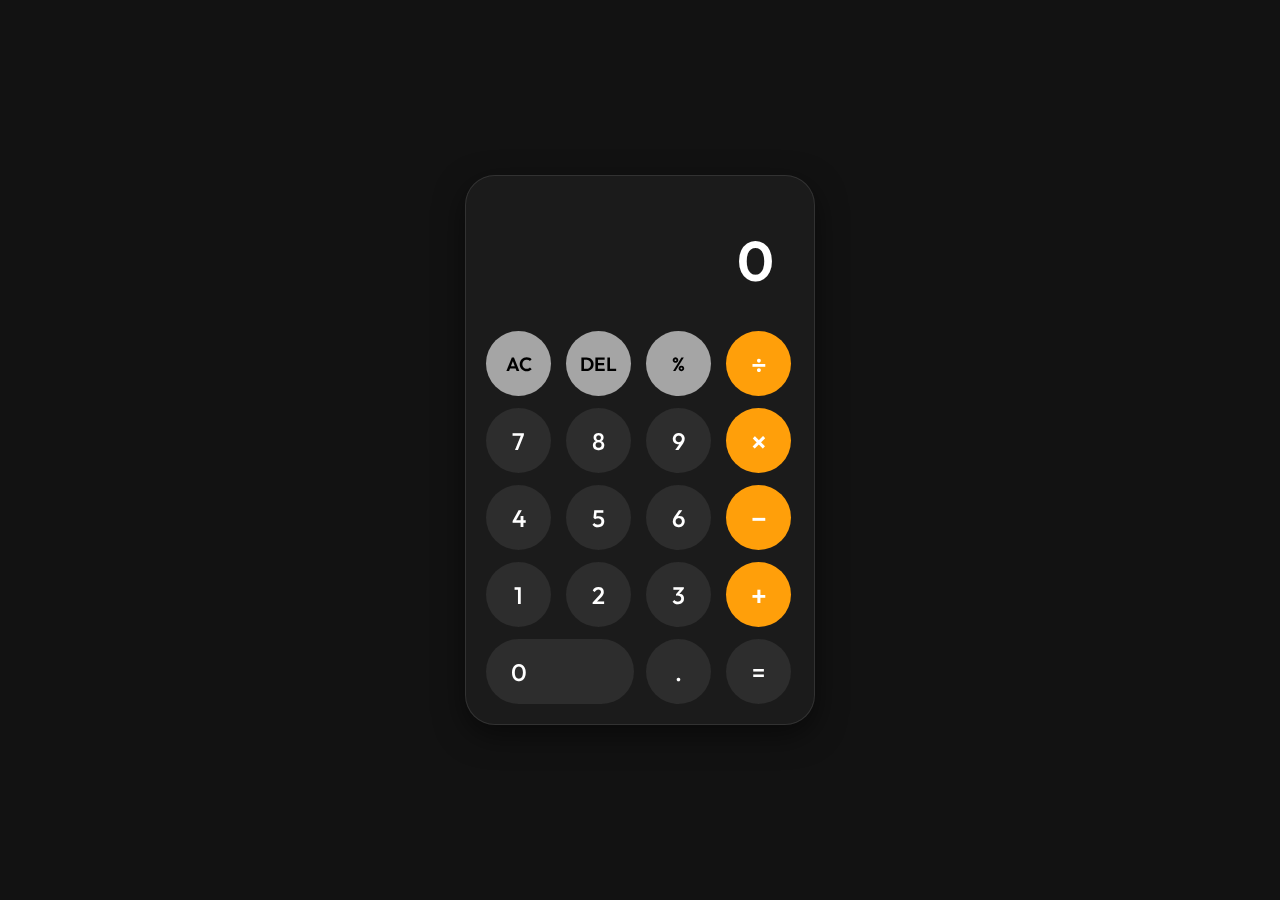
<file: work/index.html>
<!DOCTYPE html>
<html lang="ko">

<head>
    <meta charset="UTF-8">
    <meta name="viewport" content="width=device-width, initial-scale=1.0">
    <title>Modern Calculator</title>
    <link rel="stylesheet" href="style.css">
    <link rel="preconnect" href="https://fonts.googleapis.com">
    <link rel="preconnect" href="https://fonts.gstatic.com" crossorigin>
    <link href="https://fonts.googleapis.com/css2?family=Outfit:wght@300;400;600&display=swap" rel="stylesheet">
</head>

<body>
    <div class="container">
        <div class="calculator">
            <div class="display">
                <div class="previous-operand" id="previous-operand"></div>
                <div class="current-operand" id="current-operand">0</div>
            </div>
            <div class="buttons">
                <button class="btn function" onclick="clearDisplay()">AC</button>
                <button class="btn function" onclick="deleteNumber()">DEL</button>
                <button class="btn function" onclick="appendOperator('%')">%</button>
                <button class="btn operator" onclick="appendOperator('/')">÷</button>

                <button class="btn number" onclick="appendNumber(7)">7</button>
                <button class="btn number" onclick="appendNumber(8)">8</button>
                <button class="btn number" onclick="appendNumber(9)">9</button>
                <button class="btn operator" onclick="appendOperator('*')">×</button>

                <button class="btn number" onclick="appendNumber(4)">4</button>
                <button class="btn number" onclick="appendNumber(5)">5</button>
                <button class="btn number" onclick="appendNumber(6)">6</button>
                <button class="btn operator" onclick="appendOperator('-')">−</button>

                <button class="btn number" onclick="appendNumber(1)">1</button>
                <button class="btn number" onclick="appendNumber(2)">2</button>
                <button class="btn number" onclick="appendNumber(3)">3</button>
                <button class="btn operator" onclick="appendOperator('+')">+</button>

                <button class="btn number zero" onclick="appendNumber(0)">0</button>
                <button class="btn number" onclick="appendNumber('.')">.</button>
                <button class="btn equal" onclick="calculate()">=</button>
            </div>
        </div>
    </div>
    <script src="script.js"></script>
</body>

</html>
</file>
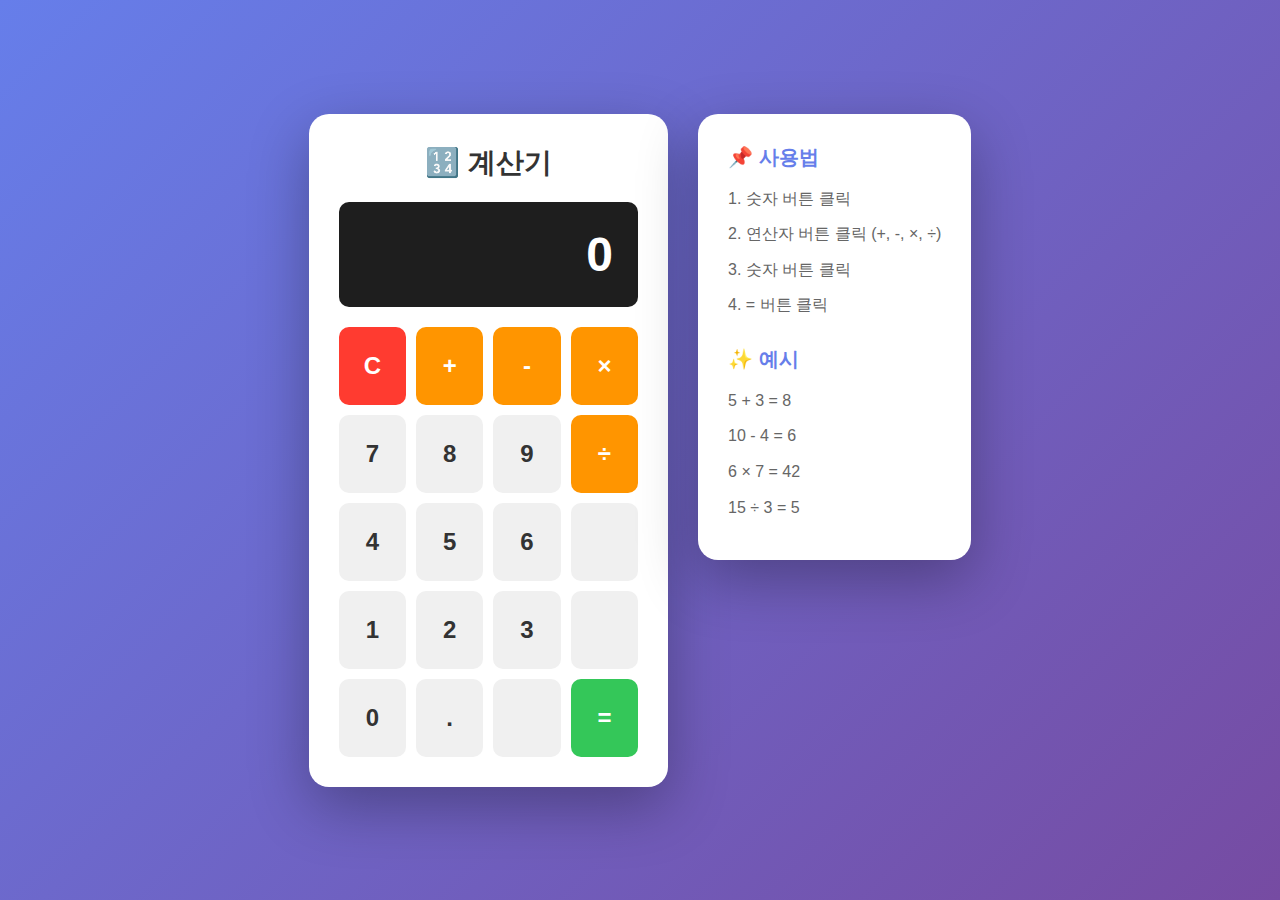
<file: hello_vibe/calculator.html>
<!DOCTYPE html>
<html lang="ko">
<head>
    <meta charset="UTF-8">
    <meta name="viewport" content="width=device-width, initial-scale=1.0">
    <title>사칙연산 계산기</title>
    <link rel="stylesheet" href="calculator.css">
</head>
<body>
    <div class="container">
        <div class="calculator">
            <h1>🔢 계산기</h1>
            <div class="display" id="display">0</div>
            
            <div class="buttons">
                <!-- 첫 번째 줄 -->
                <button class="btn btn-clear" onclick="clearDisplay()">C</button>
                <button class="btn btn-operator" onclick="setOperation('+')">+</button>
                <button class="btn btn-operator" onclick="setOperation('-')">-</button>
                <button class="btn btn-operator" onclick="setOperation('*')">×</button>
                
                <!-- 두 번째 줄 -->
                <button class="btn btn-number" onclick="appendNumber('7')">7</button>
                <button class="btn btn-number" onclick="appendNumber('8')">8</button>
                <button class="btn btn-number" onclick="appendNumber('9')">9</button>
                <button class="btn btn-operator" onclick="setOperation('/')">÷</button>
                
                <!-- 세 번째 줄 -->
                <button class="btn btn-number" onclick="appendNumber('4')">4</button>
                <button class="btn btn-number" onclick="appendNumber('5')">5</button>
                <button class="btn btn-number" onclick="appendNumber('6')">6</button>
                <button class="btn"></button>
                
                <!-- 네 번째 줄 -->
                <button class="btn btn-number" onclick="appendNumber('1')">1</button>
                <button class="btn btn-number" onclick="appendNumber('2')">2</button>
                <button class="btn btn-number" onclick="appendNumber('3')">3</button>
                <button class="btn"></button>
                
                <!-- 다섯 번째 줄 -->
                <button class="btn btn-number" onclick="appendNumber('0')">0</button>
                <button class="btn btn-number" onclick="appendDecimal()">.</button>
                <button class="btn"></button>
                <button class="btn btn-equal" onclick="calculate()">=</button>
            </div>
        </div>
        
        <div class="info">
            <h3>📌 사용법</h3>
            <p>1. 숫자 버튼 클릭</p>
            <p>2. 연산자 버튼 클릭 (+, -, ×, ÷)</p>
            <p>3. 숫자 버튼 클릭</p>
            <p>4. = 버튼 클릭</p>
            <br>
            <h3>✨ 예시</h3>
            <p>5 + 3 = 8</p>
            <p>10 - 4 = 6</p>
            <p>6 × 7 = 42</p>
            <p>15 ÷ 3 = 5</p>
        </div>
    </div>
    
    <script src="calculator.js"></script>
</body>
</html>
</file>
<file: work/style.css>
:root {
    --bg-color: #121212;
    --calculator-bg: #1e1e1e;
    --display-color: #ffffff;
    --btn-bg: #2d2d2d;
    --btn-hover: #3d3d3d;
    --btn-text: #ffffff;
    --operator-bg: #ff9f0a;
    --operator-hover: #ffb03b;
    --function-bg: #a5a5a5;
    --function-hover: #d4d4d2;
    --function-text: #000000;
}

* {
    box-sizing: border-box;
    margin: 0;
    padding: 0;
    font-family: 'Outfit', sans-serif;
}

body {
    background-color: var(--bg-color);
    display: flex;
    justify-content: center;
    align-items: center;
    height: 100vh;
    overflow: hidden;
}

.container {
    width: 100%;
    height: 100%;
    display: flex;
    justify-content: center;
    align-items: center;
}

.calculator {
    background-color: var(--calculator-bg);
    width: 350px;
    border-radius: 30px;
    padding: 20px;
    box-shadow: 0 10px 30px rgba(0, 0, 0, 0.5);
    display: flex;
    flex-direction: column;
    gap: 15px;
}

.display {
    background-color: transparent;
    color: var(--display-color);
    text-align: right;
    padding: 20px;
    display: flex;
    flex-direction: column;
    justify-content: flex-end;
    height: 120px;
    word-wrap: break-word;
    word-break: break-all;
}

.previous-operand {
    font-size: 1.2rem;
    color: rgba(255, 255, 255, 0.6);
    min-height: 1.5rem;
}

.current-operand {
    font-size: 3.5rem;
    font-weight: 600;
}

.buttons {
    display: grid;
    grid-template-columns: repeat(4, 1fr);
    gap: 12px;
}

.btn {
    border: none;
    outline: none;
    border-radius: 50%;
    width: 65px;
    height: 65px;
    font-size: 1.5rem;
    font-weight: 500;
    cursor: pointer;
    transition: all 0.2s ease;
    background-color: var(--btn-bg);
    color: var(--btn-text);
    display: flex;
    justify-content: center;
    align-items: center;
    user-select: none;
}

.btn:hover {
    background-color: var(--btn-hover);
    transform: scale(1.05);
}

.btn:active {
    transform: scale(0.95);
}

.btn.operator {
    background-color: var(--operator-bg);
    color: #fff;
    font-size: 1.8rem;
}

.btn.operator:hover {
    background-color: var(--operator-hover);
}

.btn.function {
    background-color: var(--function-bg);
    color: var(--function-text);
    font-weight: 600;
    font-size: 1.2rem;
}

.btn.function:hover {
    background-color: var(--function-hover);
}

.btn.zero {
    grid-column: span 2;
    width: 100%;
    border-radius: 40px;
    justify-content: flex-start;
    padding-left: 25px;
}

/* Glassmorphism effect for a modern touch */
.calculator {
    background: rgba(30, 30, 30, 0.8);
    backdrop-filter: blur(10px);
    -webkit-backdrop-filter: blur(10px);
    border: 1px solid rgba(255, 255, 255, 0.1);
}

@media (max-width: 400px) {
    .calculator {
        width: 100%;
        height: 100%;
        border-radius: 0;
        justify-content: flex-end;
        padding-bottom: 40px;
    }

    .btn {
        width: 18vw;
        height: 18vw;
        max-width: 75px;
        max-height: 75px;
    }
}
</file>
<file: hello_vibe/calculator.css>
* {
    margin: 0;
    padding: 0;
    box-sizing: border-box;
}

body {
    font-family: 'Segoe UI', Tahoma, Geneva, Verdana, sans-serif;
    background: linear-gradient(135deg, #667eea 0%, #764ba2 100%);
    min-height: 100vh;
    display: flex;
    justify-content: center;
    align-items: center;
    padding: 20px;
}

.container {
    display: flex;
    gap: 30px;
    flex-wrap: wrap;
    justify-content: center;
    align-items: flex-start;
}

.calculator {
    background: white;
    border-radius: 20px;
    padding: 30px;
    box-shadow: 0 20px 60px rgba(0, 0, 0, 0.3);
    max-width: 400px;
}

.calculator h1 {
    text-align: center;
    color: #333;
    margin-bottom: 20px;
    font-size: 28px;
}

.display {
    background: #1e1e1e;
    color: white;
    padding: 25px;
    border-radius: 10px;
    text-align: right;
    font-size: 48px;
    font-weight: bold;
    margin-bottom: 20px;
    min-height: 80px;
    word-wrap: break-word;
    overflow-x: auto;
}

.buttons {
    display: grid;
    grid-template-columns: repeat(4, 1fr);
    gap: 10px;
}

.btn {
    padding: 25px;
    font-size: 24px;
    font-weight: bold;
    border: none;
    border-radius: 10px;
    cursor: pointer;
    transition: all 0.2s;
    background: #f0f0f0;
    color: #333;
}

.btn:hover {
    transform: scale(1.05);
    box-shadow: 0 5px 15px rgba(0, 0, 0, 0.2);
}

.btn:active {
    transform: scale(0.95);
}

.btn-number {
    background: #f0f0f0;
    color: #333;
}

.btn-number:hover {
    background: #e0e0e0;
}

.btn-operator {
    background: #ff9500;
    color: white;
}

.btn-operator:hover {
    background: #e68600;
}

.btn-clear {
    background: #ff3b30;
    color: white;
}

.btn-clear:hover {
    background: #e6342a;
}

.btn-equal {
    background: #34c759;
    color: white;
}

.btn-equal:hover {
    background: #2eb34a;
}

.info {
    background: white;
    border-radius: 20px;
    padding: 30px;
    box-shadow: 0 20px 60px rgba(0, 0, 0, 0.3);
    max-width: 300px;
}

.info h3 {
    color: #667eea;
    margin-bottom: 15px;
    font-size: 20px;
}

.info p {
    color: #666;
    margin-bottom: 10px;
    font-size: 16px;
    line-height: 1.6;
}

/* 반응형 디자인 */
@media (max-width: 768px) {
    .container {
        flex-direction: column;
        align-items: center;
    }
    
    .calculator, .info {
        max-width: 100%;
        width: 100%;
    }
    
    .display {
        font-size: 36px;
    }
    
    .btn {
        padding: 20px;
        font-size: 20px;
    }
}
</file>
